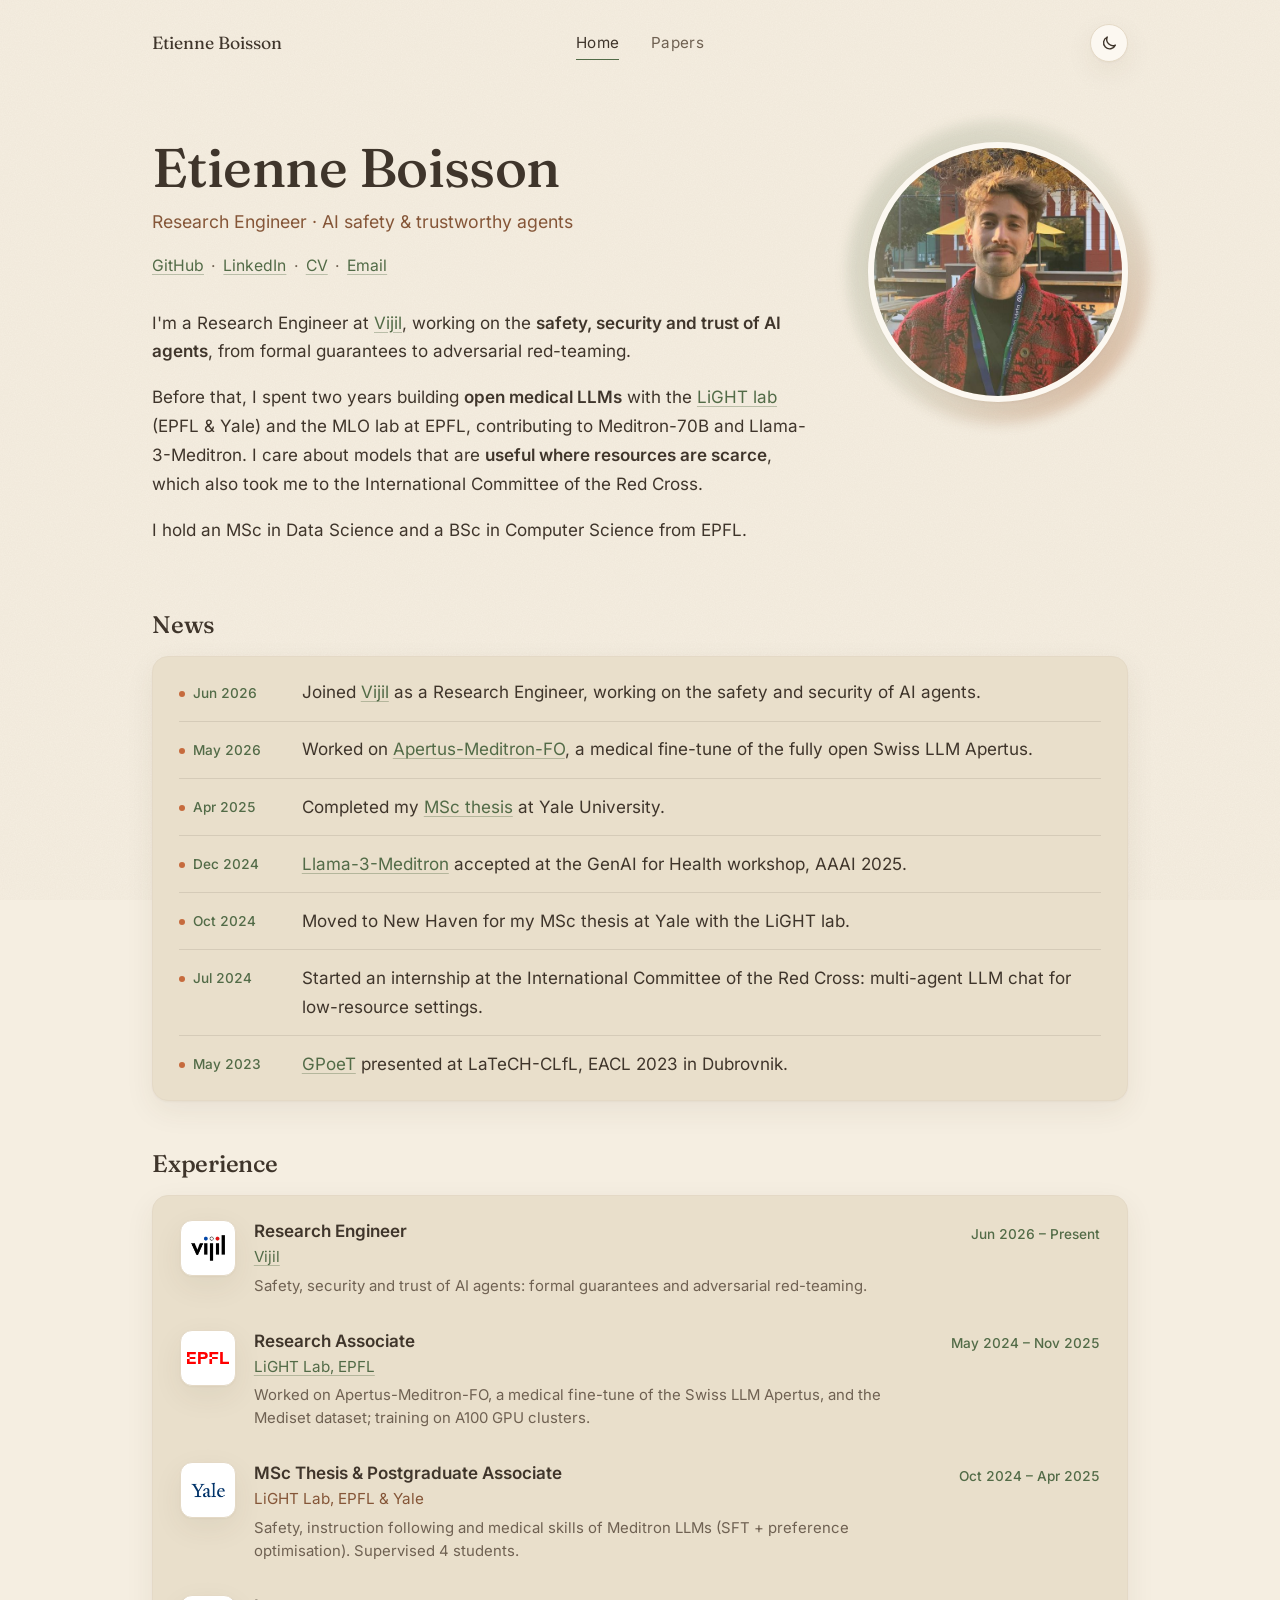
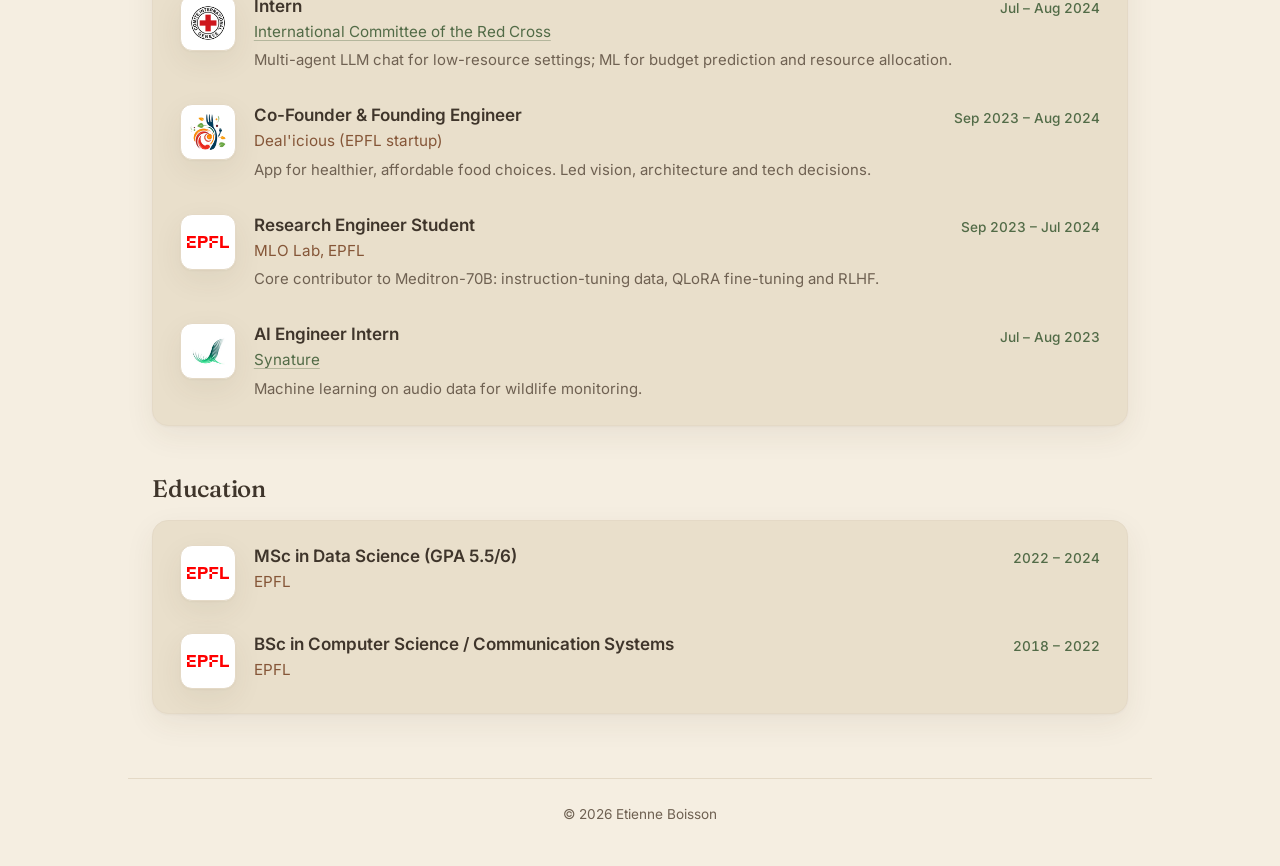
<file: index.html>
<!DOCTYPE html><html lang="en" data-astro-cid-hkbrpulz><head><meta charset="utf-8"><meta name="viewport" content="width=device-width, initial-scale=1"><meta name="description" content="Research Engineer · AI safety &amp; trustworthy agents"><link rel="canonical" href="https://etienneboisson.com/"><!-- Link preview card --><meta property="og:type" content="website"><meta property="og:site_name" content="Etienne Boisson"><meta property="og:title" content="Etienne Boisson"><meta property="og:description" content="Research Engineer · AI safety &amp; trustworthy agents"><meta property="og:url" content="https://etienneboisson.com/"><meta property="og:image" content="https://etienneboisson.com/photo.jpg"><meta property="og:image:alt" content="Photo of Etienne Boisson"><meta name="twitter:card" content="summary"><link rel="icon" href="/favicon.svg" type="image/svg+xml"><title>Etienne Boisson</title><!-- Apply the saved/system theme before the first paint (same rule as src/lib/theme.ts). --><script>
      (function () {
        let saved = null;
        try {
          saved = localStorage.getItem('theme');
        } catch {
          // storage blocked: fall back to the system setting
        }
        const dark = window.matchMedia('(prefers-color-scheme: dark)').matches;
        document.documentElement.dataset.theme =
          saved === 'light' || saved === 'dark' ? saved : dark ? 'dark' : 'light';
      })();
    </script><link rel="stylesheet" href="/_astro/Base._p3SYDHC.css"><link rel="stylesheet" href="/_astro/index.C-EbOprC.css"></head><body data-astro-cid-hkbrpulz><header class="site-header container" data-astro-cid-hkbrpulz><a class="brand" href="/" data-astro-cid-hkbrpulz>Etienne Boisson</a><nav aria-label="Main" data-astro-cid-hkbrpulz><a href="/" class="active" data-astro-cid-hkbrpulz>Home</a><a href="/papers/" data-astro-cid-hkbrpulz>Papers</a></nav><div class="actions" data-astro-cid-hkbrpulz><button class="theme-toggle" type="button" aria-label="Switch between light and dark theme" data-astro-cid-l6lhmie6><svg class="icon-moon" viewBox="0 0 24 24" aria-hidden="true" data-astro-cid-l6lhmie6><path d="M20 14.5A8 8 0 0 1 9.5 4a8 8 0 1 0 10.5 10.5z" data-astro-cid-l6lhmie6></path></svg><svg class="icon-sun" viewBox="0 0 24 24" aria-hidden="true" data-astro-cid-l6lhmie6><circle cx="12" cy="12" r="4" data-astro-cid-l6lhmie6></circle><path d="M12 2v2M12 20v2M4.9 4.9l1.4 1.4M17.7 17.7l1.4 1.4M2 12h2M20 12h2M4.9 19.1l1.4-1.4M17.7 6.3l1.4-1.4" data-astro-cid-l6lhmie6></path></svg></button><script type="module">function e(e,t){return e===`light`||e===`dark`?e:t?`dark`:`light`}function t(e){return e===`dark`?`light`:`dark`}var n=document.documentElement,r=()=>e(n.dataset.theme,window.matchMedia(`(prefers-color-scheme: dark)`).matches);for(let e of document.querySelectorAll(`.theme-toggle`))e.addEventListener(`click`,()=>{let e=t(r());n.dataset.theme=e;try{localStorage.setItem(`theme`,e)}catch{}});</script></div></header><main class="container" data-astro-cid-hkbrpulz><section class="intro" data-astro-cid-lcdefpme><div class="intro-text" data-astro-cid-lcdefpme><h1 data-astro-cid-lcdefpme>Etienne Boisson</h1><p class="role" data-astro-cid-lcdefpme>Research Engineer · AI safety &amp; trustworthy agents</p><p class="links" data-astro-cid-lcdefpme><a href="https://github.com/ETKZ" data-astro-cid-lcdefpme>GitHub</a><span class="sep" aria-hidden="true" data-astro-cid-lcdefpme>·</span><a href="https://www.linkedin.com/in/etienne-boisson/" data-astro-cid-lcdefpme>LinkedIn</a><span class="sep" aria-hidden="true" data-astro-cid-lcdefpme>·</span><a href="/cv.pdf" data-astro-cid-lcdefpme>CV</a><span class="sep" aria-hidden="true" data-astro-cid-lcdefpme>·</span><a href="#" class="email-link" data-u="ssiob.enneite" data-d="rf.oohay" title="etienne.boiss [at] yahoo [dot] fr">Email</a><noscript><span class="muted">(etienne.boiss [at] yahoo [dot] fr)</span></noscript><script type="module">var e=e=>[...e].reverse().join(``);for(let t of document.querySelectorAll(`.email-link`))t.addEventListener(`click`,n=>{n.preventDefault(),window.location.href=`mailto:${e(t.dataset.u??``)}@${e(t.dataset.d??``)}`});</script></p><div class="bio" data-astro-cid-lcdefpme><p data-astro-cid-lcdefpme>I'm a Research Engineer at <a href="https://www.vijil.ai/">Vijil</a>, working on the
     <strong>safety, security and trust of AI agents</strong>, from formal guarantees to
     adversarial red-teaming.</p><p data-astro-cid-lcdefpme>Before that, I spent two years building <strong>open medical LLMs</strong> with the
     <a href="https://www.light-laboratory.org/">LiGHT lab</a> (EPFL &amp; Yale) and the MLO lab at
     EPFL, contributing to Meditron-70B and Llama-3-Meditron. I care about models that are <strong>useful where resources are scarce</strong>,
     which also took me to the International Committee of the Red Cross.</p><p data-astro-cid-lcdefpme>I hold an MSc in Data Science and a BSc in Computer Science from EPFL.</p></div></div><div class="portrait" data-astro-cid-lcdefpme><img src="/photo.jpg" alt="Portrait of Etienne Boisson" width="260" height="260" data-astro-cid-lcdefpme></div></section><h2 class="section-title" data-astro-cid-lcdefpme>News</h2><ul class="news card" data-astro-cid-lcdefpme><li data-astro-cid-lcdefpme><time class="when" datetime="2026-06" data-astro-cid-lcdefpme>Jun 2026</time><span data-astro-cid-lcdefpme>Joined <a href="https://www.vijil.ai/">Vijil</a> as a Research Engineer, working on the safety and security of AI agents.</span></li><li data-astro-cid-lcdefpme><time class="when" datetime="2026-05" data-astro-cid-lcdefpme>May 2026</time><span data-astro-cid-lcdefpme>Worked on <a href="https://huggingface.co/EPFLiGHT/Apertus-70B-MeditronFO">Apertus-Meditron-FO</a>, a medical fine-tune of the fully open Swiss LLM Apertus.</span></li><li data-astro-cid-lcdefpme><time class="when" datetime="2025-04" data-astro-cid-lcdefpme>Apr 2025</time><span data-astro-cid-lcdefpme>Completed my <a href="/papers/">MSc thesis</a> at Yale University.</span></li><li data-astro-cid-lcdefpme><time class="when" datetime="2024-12" data-astro-cid-lcdefpme>Dec 2024</time><span data-astro-cid-lcdefpme><a href="https://openreview.net/forum?id=ZcD35zKujO">Llama-3-Meditron</a> accepted at the GenAI for Health workshop, AAAI 2025.</span></li><li data-astro-cid-lcdefpme><time class="when" datetime="2024-10" data-astro-cid-lcdefpme>Oct 2024</time><span data-astro-cid-lcdefpme>Moved to New Haven for my MSc thesis at Yale with the LiGHT lab.</span></li><li data-astro-cid-lcdefpme><time class="when" datetime="2024-07" data-astro-cid-lcdefpme>Jul 2024</time><span data-astro-cid-lcdefpme>Started an internship at the International Committee of the Red Cross: multi-agent LLM chat for low-resource settings.</span></li><li data-astro-cid-lcdefpme><time class="when" datetime="2023-05" data-astro-cid-lcdefpme>May 2023</time><span data-astro-cid-lcdefpme><a href="https://aclanthology.org/2023.latechclfl-1.2/">GPoeT</a> presented at LaTeCH-CLfL, EACL 2023 in Dubrovnik.</span></li></ul><h2 class="section-title" data-astro-cid-lcdefpme>Experience</h2><ul class="entries card" data-astro-cid-lcdefpme><li class="entry" data-astro-cid-63zagaqi><img class="logo" src="/logos/vijil.png" alt="Vijil logo" width="56" height="56" loading="lazy" data-astro-cid-63zagaqi><div class="text" data-astro-cid-63zagaqi><p class="title" data-astro-cid-63zagaqi>Research Engineer</p><p class="org" data-astro-cid-63zagaqi><a href="https://www.vijil.ai/" data-astro-cid-63zagaqi>Vijil</a></p><p class="summary" data-astro-cid-63zagaqi>Safety, security and trust of AI agents: formal guarantees and adversarial red-teaming.</p></div><p class="when" data-astro-cid-63zagaqi>Jun 2026 – Present</p></li><li class="entry" data-astro-cid-63zagaqi><img class="logo" src="/logos/epfl.svg" alt="LiGHT Lab, EPFL logo" width="56" height="56" loading="lazy" data-astro-cid-63zagaqi><div class="text" data-astro-cid-63zagaqi><p class="title" data-astro-cid-63zagaqi>Research Associate</p><p class="org" data-astro-cid-63zagaqi><a href="https://www.light-laboratory.org/" data-astro-cid-63zagaqi>LiGHT Lab, EPFL</a></p><p class="summary" data-astro-cid-63zagaqi>Worked on Apertus-Meditron-FO, a medical fine-tune of the Swiss LLM Apertus, and the Mediset dataset; training on A100 GPU clusters.</p></div><p class="when" data-astro-cid-63zagaqi>May 2024 – Nov 2025</p></li><li class="entry" data-astro-cid-63zagaqi><img class="logo" src="/logos/yale.png" alt="LiGHT Lab, EPFL &amp; Yale logo" width="56" height="56" loading="lazy" data-astro-cid-63zagaqi><div class="text" data-astro-cid-63zagaqi><p class="title" data-astro-cid-63zagaqi>MSc Thesis &amp; Postgraduate Associate</p><p class="org" data-astro-cid-63zagaqi>LiGHT Lab, EPFL &amp; Yale</p><p class="summary" data-astro-cid-63zagaqi>Safety, instruction following and medical skills of Meditron LLMs (SFT + preference optimisation). Supervised 4 students.</p></div><p class="when" data-astro-cid-63zagaqi>Oct 2024 – Apr 2025</p></li><li class="entry" data-astro-cid-63zagaqi><img class="logo" src="/logos/icrc.png" alt="International Committee of the Red Cross logo" width="56" height="56" loading="lazy" data-astro-cid-63zagaqi><div class="text" data-astro-cid-63zagaqi><p class="title" data-astro-cid-63zagaqi>Intern</p><p class="org" data-astro-cid-63zagaqi><a href="https://www.icrc.org/" data-astro-cid-63zagaqi>International Committee of the Red Cross</a></p><p class="summary" data-astro-cid-63zagaqi>Multi-agent LLM chat for low-resource settings; ML for budget prediction and resource allocation.</p></div><p class="when" data-astro-cid-63zagaqi>Jul – Aug 2024</p></li><li class="entry" data-astro-cid-63zagaqi><img class="logo" src="/logos/dealicious.png" alt="Deal'icious (EPFL startup) logo" width="56" height="56" loading="lazy" data-astro-cid-63zagaqi><div class="text" data-astro-cid-63zagaqi><p class="title" data-astro-cid-63zagaqi>Co-Founder &amp; Founding Engineer</p><p class="org" data-astro-cid-63zagaqi>Deal&#39;icious (EPFL startup)</p><p class="summary" data-astro-cid-63zagaqi>App for healthier, affordable food choices. Led vision, architecture and tech decisions.</p></div><p class="when" data-astro-cid-63zagaqi>Sep 2023 – Aug 2024</p></li><li class="entry" data-astro-cid-63zagaqi><img class="logo" src="/logos/epfl.svg" alt="MLO Lab, EPFL logo" width="56" height="56" loading="lazy" data-astro-cid-63zagaqi><div class="text" data-astro-cid-63zagaqi><p class="title" data-astro-cid-63zagaqi>Research Engineer Student</p><p class="org" data-astro-cid-63zagaqi>MLO Lab, EPFL</p><p class="summary" data-astro-cid-63zagaqi>Core contributor to Meditron-70B: instruction-tuning data, QLoRA fine-tuning and RLHF.</p></div><p class="when" data-astro-cid-63zagaqi>Sep 2023 – Jul 2024</p></li><li class="entry" data-astro-cid-63zagaqi><img class="logo" src="/logos/synature.png" alt="Synature logo" width="56" height="56" loading="lazy" data-astro-cid-63zagaqi><div class="text" data-astro-cid-63zagaqi><p class="title" data-astro-cid-63zagaqi>AI Engineer Intern</p><p class="org" data-astro-cid-63zagaqi><a href="https://synature.ai/" data-astro-cid-63zagaqi>Synature</a></p><p class="summary" data-astro-cid-63zagaqi>Machine learning on audio data for wildlife monitoring.</p></div><p class="when" data-astro-cid-63zagaqi>Jul – Aug 2023</p></li></ul><h2 class="section-title" data-astro-cid-lcdefpme>Education</h2><ul class="entries card" data-astro-cid-lcdefpme><li class="entry" data-astro-cid-63zagaqi><img class="logo" src="/logos/epfl.svg" alt="EPFL logo" width="56" height="56" loading="lazy" data-astro-cid-63zagaqi><div class="text" data-astro-cid-63zagaqi><p class="title" data-astro-cid-63zagaqi>MSc in Data Science (GPA 5.5/6)</p><p class="org" data-astro-cid-63zagaqi>EPFL</p></div><p class="when" data-astro-cid-63zagaqi>2022 – 2024</p></li><li class="entry" data-astro-cid-63zagaqi><img class="logo" src="/logos/epfl.svg" alt="EPFL logo" width="56" height="56" loading="lazy" data-astro-cid-63zagaqi><div class="text" data-astro-cid-63zagaqi><p class="title" data-astro-cid-63zagaqi>BSc in Computer Science / Communication Systems</p><p class="org" data-astro-cid-63zagaqi>EPFL</p></div><p class="when" data-astro-cid-63zagaqi>2018 – 2022</p></li></ul></main><footer class="container site-footer muted" data-astro-cid-hkbrpulz>© 2026 Etienne Boisson</footer></body></html>
</file>
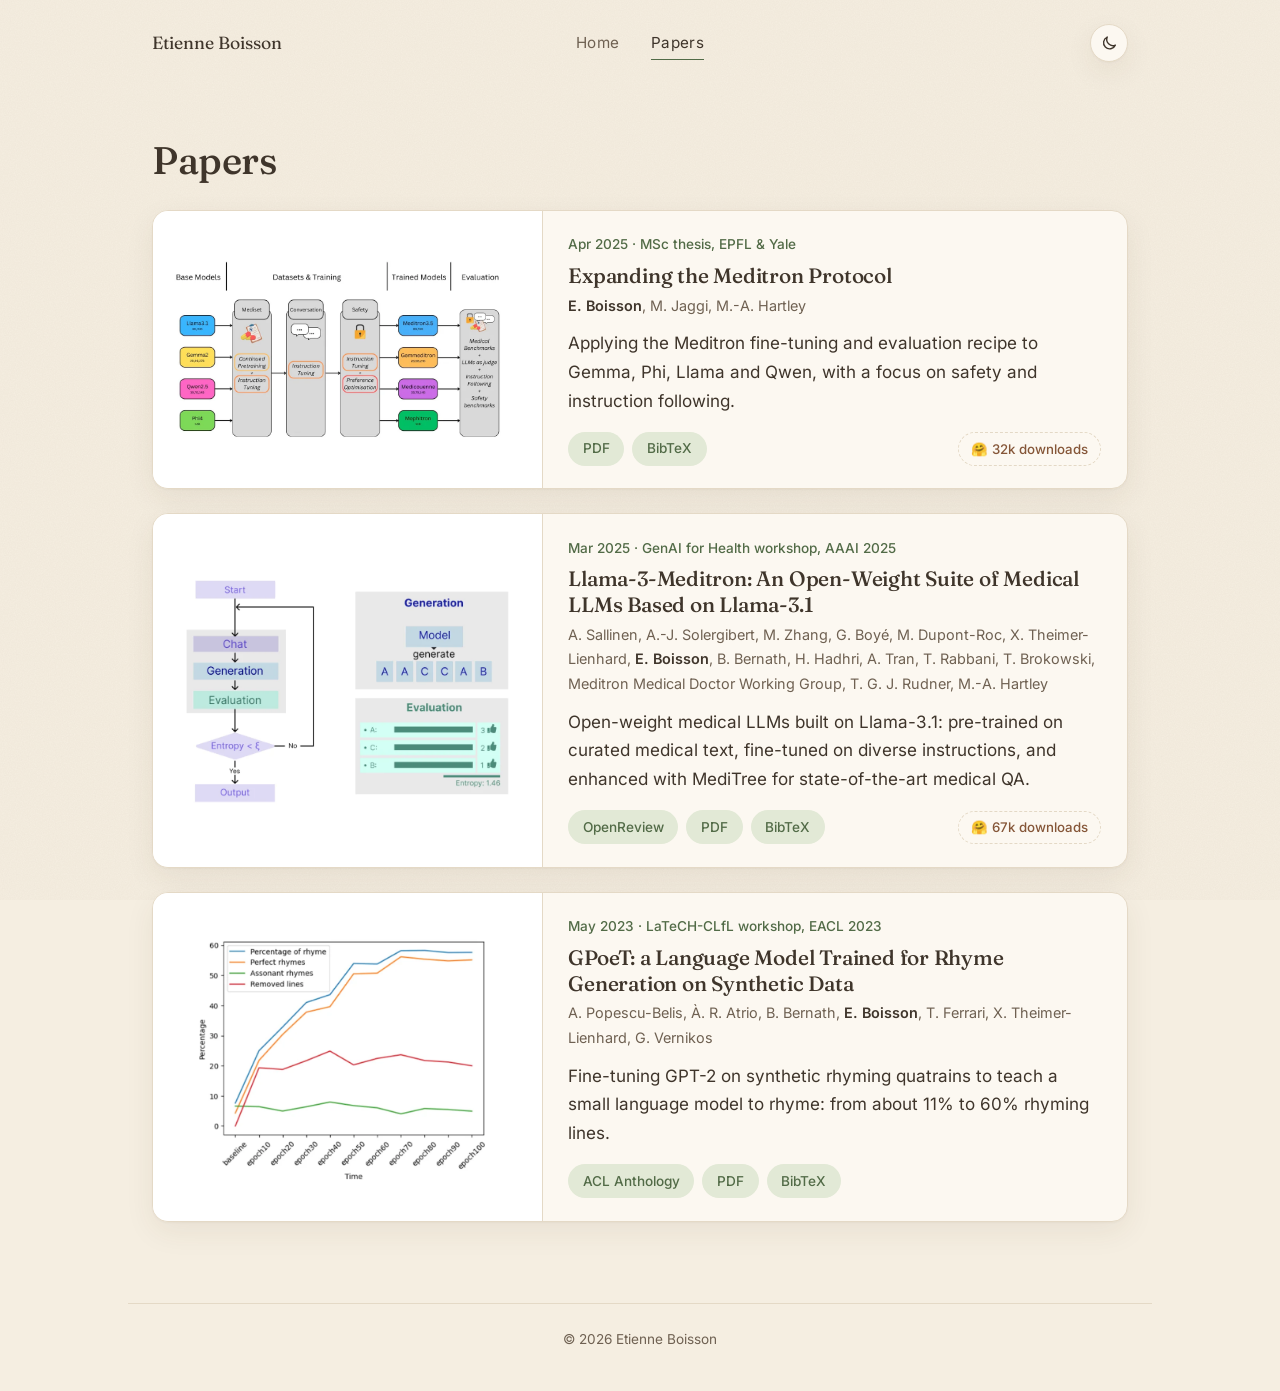
<file: papers/index.html>
<!DOCTYPE html><html lang="en" data-astro-cid-hkbrpulz><head><meta charset="utf-8"><meta name="viewport" content="width=device-width, initial-scale=1"><meta name="description" content="Research Engineer · AI safety &amp; trustworthy agents"><link rel="canonical" href="https://etienneboisson.com/papers/"><!-- Link preview card --><meta property="og:type" content="website"><meta property="og:site_name" content="Etienne Boisson"><meta property="og:title" content="Papers · Etienne Boisson"><meta property="og:description" content="Research Engineer · AI safety &amp; trustworthy agents"><meta property="og:url" content="https://etienneboisson.com/papers/"><meta property="og:image" content="https://etienneboisson.com/photo.jpg"><meta property="og:image:alt" content="Photo of Etienne Boisson"><meta name="twitter:card" content="summary"><link rel="icon" href="/favicon.svg" type="image/svg+xml"><title>Papers · Etienne Boisson</title><!-- Apply the saved/system theme before the first paint (same rule as src/lib/theme.ts). --><script>
      (function () {
        let saved = null;
        try {
          saved = localStorage.getItem('theme');
        } catch {
          // storage blocked: fall back to the system setting
        }
        const dark = window.matchMedia('(prefers-color-scheme: dark)').matches;
        document.documentElement.dataset.theme =
          saved === 'light' || saved === 'dark' ? saved : dark ? 'dark' : 'light';
      })();
    </script><link rel="stylesheet" href="/_astro/Base._p3SYDHC.css"><style>h1[data-astro-cid-5xldjhwd]{font-size:2.4rem}.papers[data-astro-cid-5xldjhwd]{gap:1.5rem;padding:0;list-style:none;display:grid}.paper[data-astro-cid-5xldjhwd]{grid-template-columns:minmax(0,2fr) minmax(0,3fr);transition:transform .2s,box-shadow .2s;display:grid;overflow:hidden}.paper[data-astro-cid-5xldjhwd]:hover{box-shadow:var(--shadow), 0 0 0 1px var(--accent-soft);transform:translateY(-3px)}.figure[data-astro-cid-5xldjhwd]{background:var(--figure-bg);border-right:1px solid var(--border);place-items:center;padding:1rem;display:grid}.figure[data-astro-cid-5xldjhwd] img[data-astro-cid-5xldjhwd]{object-fit:contain;width:100%;max-height:260px;transition:transform .3s}.paper[data-astro-cid-5xldjhwd]:hover .figure[data-astro-cid-5xldjhwd] img[data-astro-cid-5xldjhwd]{transform:scale(1.03)}.body[data-astro-cid-5xldjhwd]{min-width:0;padding:1.4rem 1.6rem}.venue[data-astro-cid-5xldjhwd]{color:var(--accent);margin:0 0 .4rem;font-size:.85rem;font-weight:500}h2[data-astro-cid-5xldjhwd]{margin:0 0 .3rem;font-size:1.3rem}h2[data-astro-cid-5xldjhwd] a[data-astro-cid-5xldjhwd]{color:var(--text);text-decoration:none}h2[data-astro-cid-5xldjhwd] a[data-astro-cid-5xldjhwd]:hover{color:var(--brown)}.authors[data-astro-cid-5xldjhwd]{margin:0;font-size:.9rem}.authors[data-astro-cid-5xldjhwd] strong{color:var(--text);font-weight:600}.summary[data-astro-cid-5xldjhwd]{margin:.7rem 0 1rem}.actions[data-astro-cid-5xldjhwd]{flex-wrap:wrap;align-items:center;gap:.5rem;display:flex}.pill[data-astro-cid-5xldjhwd]{background:var(--accent-soft);color:var(--accent);font:inherit;cursor:pointer;border:1px solid #0000;border-radius:999px;padding:.28rem .85rem;font-size:.85rem;font-weight:500;text-decoration:none;transition:background .15s,color .15s}.pill[data-astro-cid-5xldjhwd]:hover,.pill[data-astro-cid-5xldjhwd][aria-expanded=true]{background:var(--accent);color:var(--surface)}.downloads[data-astro-cid-5xldjhwd]{border:1px dashed var(--border);color:var(--brown);white-space:nowrap;border-radius:999px;margin-left:auto;padding:.28rem .75rem;font-size:.83rem;font-weight:500;text-decoration:none}.downloads[data-astro-cid-5xldjhwd]:hover{border-color:var(--brown)}.bib[data-astro-cid-5xldjhwd]{margin-top:1rem;position:relative}.bib[data-astro-cid-5xldjhwd] pre[data-astro-cid-5xldjhwd]{background:var(--panel);border:1px solid var(--border);border-radius:10px;margin:0;padding:1rem 5rem 1rem 1.1rem;font-size:.78rem;line-height:1.5;overflow-x:auto}.copy[data-astro-cid-5xldjhwd]{border:1px solid var(--border);background:var(--surface);color:var(--text);font:inherit;cursor:pointer;border-radius:8px;padding:.2rem .7rem;font-size:.8rem;position:absolute;top:.6rem;right:.6rem}.copy[data-astro-cid-5xldjhwd]:hover{color:var(--accent);border-color:var(--accent)}@media (width<=760px){.paper[data-astro-cid-5xldjhwd]{grid-template-columns:1fr}.figure[data-astro-cid-5xldjhwd]{border-right:none;border-bottom:1px solid var(--border)}.figure[data-astro-cid-5xldjhwd] img[data-astro-cid-5xldjhwd]{max-height:220px}.downloads[data-astro-cid-5xldjhwd]{margin-left:0}}
</style></head><body data-astro-cid-hkbrpulz><header class="site-header container" data-astro-cid-hkbrpulz><a class="brand" href="/" data-astro-cid-hkbrpulz>Etienne Boisson</a><nav aria-label="Main" data-astro-cid-hkbrpulz><a href="/" data-astro-cid-hkbrpulz>Home</a><a href="/papers/" class="active" data-astro-cid-hkbrpulz>Papers</a></nav><div class="actions" data-astro-cid-hkbrpulz><button class="theme-toggle" type="button" aria-label="Switch between light and dark theme" data-astro-cid-l6lhmie6><svg class="icon-moon" viewBox="0 0 24 24" aria-hidden="true" data-astro-cid-l6lhmie6><path d="M20 14.5A8 8 0 0 1 9.5 4a8 8 0 1 0 10.5 10.5z" data-astro-cid-l6lhmie6></path></svg><svg class="icon-sun" viewBox="0 0 24 24" aria-hidden="true" data-astro-cid-l6lhmie6><circle cx="12" cy="12" r="4" data-astro-cid-l6lhmie6></circle><path d="M12 2v2M12 20v2M4.9 4.9l1.4 1.4M17.7 17.7l1.4 1.4M2 12h2M20 12h2M4.9 19.1l1.4-1.4M17.7 6.3l1.4-1.4" data-astro-cid-l6lhmie6></path></svg></button><script type="module">function e(e,t){return e===`light`||e===`dark`?e:t?`dark`:`light`}function t(e){return e===`dark`?`light`:`dark`}var n=document.documentElement,r=()=>e(n.dataset.theme,window.matchMedia(`(prefers-color-scheme: dark)`).matches);for(let e of document.querySelectorAll(`.theme-toggle`))e.addEventListener(`click`,()=>{let e=t(r());n.dataset.theme=e;try{localStorage.setItem(`theme`,e)}catch{}});</script></div></header><main class="container" data-astro-cid-hkbrpulz><h1 data-astro-cid-5xldjhwd>Papers</h1><ul class="papers" data-astro-cid-5xldjhwd><li class="paper card" data-astro-cid-5xldjhwd><a class="figure" href="/papers/boisson-2025-msc-thesis.pdf" tabindex="-1" aria-hidden="true" data-astro-cid-5xldjhwd><img src="/images/meditron-protocol.webp" alt="Pipeline: base models (Llama 3.1, Gemma 2, Qwen 2.5, Phi-4) trained on Mediset, conversation and safety data, then evaluated." loading="lazy" data-astro-cid-5xldjhwd></a><div class="body" data-astro-cid-5xldjhwd><p class="venue" data-astro-cid-5xldjhwd><time datetime="2025-04" data-astro-cid-5xldjhwd>Apr 2025</time> · MSc thesis, EPFL &amp; Yale</p><h2 data-astro-cid-5xldjhwd><a href="/papers/boisson-2025-msc-thesis.pdf" data-astro-cid-5xldjhwd>Expanding the Meditron Protocol</a></h2><p class="authors muted" data-astro-cid-5xldjhwd><strong>E. Boisson</strong>, M. Jaggi, M.-A. Hartley</p><p class="summary" data-astro-cid-5xldjhwd>Applying the Meditron fine-tuning and evaluation recipe to Gemma, Phi, Llama and Qwen, with a focus on safety and instruction following.</p><div class="actions" data-astro-cid-5xldjhwd><a class="pill" href="/papers/boisson-2025-msc-thesis.pdf" data-astro-cid-5xldjhwd>PDF</a><button class="pill" type="button" aria-expanded="false" aria-controls="bib-0" data-bib-toggle data-astro-cid-5xldjhwd>BibTeX</button><a class="downloads" href="https://huggingface.co/collections/EPFLiGHT/meditron-3-69f9d103ec5ed6005a3227a6" title="All-time downloads on Hugging Face (as of 2026-11-03)" data-astro-cid-5xldjhwd><span aria-hidden="true" data-astro-cid-5xldjhwd>🤗</span> 32k downloads</a></div><div class="bib" id="bib-0" hidden data-astro-cid-5xldjhwd><pre data-astro-cid-5xldjhwd>@mastersthesis{boisson2025meditron,
  author = {Boisson, Etienne},
  title  = {Expanding the Meditron Protocol},
  school = {EPFL and Yale University},
  year   = {2025},
  month  = apr,
  url    = {https://etienneboisson.com/papers/boisson-2025-msc-thesis.pdf}
}</pre><button class="copy" type="button" data-bib-copy data-astro-cid-5xldjhwd>Copy</button></div></div></li><li class="paper card" data-astro-cid-5xldjhwd><a class="figure" href="https://openreview.net/forum?id=ZcD35zKujO" tabindex="-1" aria-hidden="true" data-astro-cid-5xldjhwd><img src="/images/llama3-meditron.webp" alt="MediTree: the model generates several answers, scores them, and repeats until the answer entropy is low." loading="lazy" data-astro-cid-5xldjhwd></a><div class="body" data-astro-cid-5xldjhwd><p class="venue" data-astro-cid-5xldjhwd><time datetime="2025-03" data-astro-cid-5xldjhwd>Mar 2025</time> · GenAI for Health workshop, AAAI 2025</p><h2 data-astro-cid-5xldjhwd><a href="https://openreview.net/forum?id=ZcD35zKujO" data-astro-cid-5xldjhwd>Llama-3-Meditron: An Open-Weight Suite of Medical LLMs Based on Llama-3.1</a></h2><p class="authors muted" data-astro-cid-5xldjhwd>A. Sallinen, A.-J. Solergibert, M. Zhang, G. Boyé, M. Dupont-Roc, X. Theimer-Lienhard, <strong>E. Boisson</strong>, B. Bernath, H. Hadhri, A. Tran, T. Rabbani, T. Brokowski, Meditron Medical Doctor Working Group, T. G. J. Rudner, M.-A. Hartley</p><p class="summary" data-astro-cid-5xldjhwd>Open-weight medical LLMs built on Llama-3.1: pre-trained on curated medical text, fine-tuned on diverse instructions, and enhanced with MediTree for state-of-the-art medical QA.</p><div class="actions" data-astro-cid-5xldjhwd><a class="pill" href="https://openreview.net/forum?id=ZcD35zKujO" data-astro-cid-5xldjhwd>OpenReview</a><a class="pill" href="https://openreview.net/pdf?id=ZcD35zKujO" data-astro-cid-5xldjhwd>PDF</a><button class="pill" type="button" aria-expanded="false" aria-controls="bib-1" data-bib-toggle data-astro-cid-5xldjhwd>BibTeX</button><a class="downloads" href="https://huggingface.co/collections/EPFLiGHT/meditron-3-69f9d103ec5ed6005a3227a6" title="All-time downloads on Hugging Face (as of 2026-11-03)" data-astro-cid-5xldjhwd><span aria-hidden="true" data-astro-cid-5xldjhwd>🤗</span> 67k downloads</a></div><div class="bib" id="bib-1" hidden data-astro-cid-5xldjhwd><pre data-astro-cid-5xldjhwd>@inproceedings{sallinen2025llamameditron,
  title     = {Llama-3-Meditron: An Open-Weight Suite of Medical {LLM}s Based on Llama-3.1},
  author    = {Alexandre Sallinen and Antoni-Joan Solergibert and Michael Zhang and
               Guillaume Boy{\&#39;e} and Maud Dupont-Roc and Xavier Theimer-Lienhard and
               Etienne Boisson and Bastien Bernath and Hichem Hadhri and Antoine Tran and
               Tahseen Rabbani and Trevor Brokowski and Meditron Medical Doctor Working Group and
               Tim G. J. Rudner and Mary-Anne Hartley},
  booktitle = {Workshop on Large Language Models and Generative AI for Health at AAAI 2025},
  year      = {2025},
  url       = {https://openreview.net/forum?id=ZcD35zKujO}
}</pre><button class="copy" type="button" data-bib-copy data-astro-cid-5xldjhwd>Copy</button></div></div></li><li class="paper card" data-astro-cid-5xldjhwd><a class="figure" href="https://aclanthology.org/2023.latechclfl-1.2/" tabindex="-1" aria-hidden="true" data-astro-cid-5xldjhwd><img src="/images/gpoet.webp" alt="Plot: percentage of rhyming lines rising from under 10% to nearly 60% over training epochs." loading="lazy" data-astro-cid-5xldjhwd></a><div class="body" data-astro-cid-5xldjhwd><p class="venue" data-astro-cid-5xldjhwd><time datetime="2023-05" data-astro-cid-5xldjhwd>May 2023</time> · LaTeCH-CLfL workshop, EACL 2023</p><h2 data-astro-cid-5xldjhwd><a href="https://aclanthology.org/2023.latechclfl-1.2/" data-astro-cid-5xldjhwd>GPoeT: a Language Model Trained for Rhyme Generation on Synthetic Data</a></h2><p class="authors muted" data-astro-cid-5xldjhwd>A. Popescu-Belis, À. R. Atrio, B. Bernath, <strong>E. Boisson</strong>, T. Ferrari, X. Theimer-Lienhard, G. Vernikos</p><p class="summary" data-astro-cid-5xldjhwd>Fine-tuning GPT-2 on synthetic rhyming quatrains to teach a small language model to rhyme: from about 11% to 60% rhyming lines.</p><div class="actions" data-astro-cid-5xldjhwd><a class="pill" href="https://aclanthology.org/2023.latechclfl-1.2/" data-astro-cid-5xldjhwd>ACL Anthology</a><a class="pill" href="https://aclanthology.org/2023.latechclfl-1.2.pdf" data-astro-cid-5xldjhwd>PDF</a><button class="pill" type="button" aria-expanded="false" aria-controls="bib-2" data-bib-toggle data-astro-cid-5xldjhwd>BibTeX</button></div><div class="bib" id="bib-2" hidden data-astro-cid-5xldjhwd><pre data-astro-cid-5xldjhwd>@inproceedings{popescu-belis-etal-2023-gpoet,
  title     = &quot;{GP}oe{T}: a Language Model Trained for Rhyme Generation on Synthetic Data&quot;,
  author    = &quot;Popescu-Belis, Andrei and Atrio, {\`A}lex R. and Bernath, Bastien and
               Boisson, Etienne and Ferrari, Teo and Theimer-Lienhard, Xavier and
               Vernikos, Giorgos&quot;,
  booktitle = &quot;Proceedings of the 7th Joint {SIGHUM} Workshop on Computational Linguistics
               for Cultural Heritage, Social Sciences, Humanities and Literature&quot;,
  month     = may,
  year      = &quot;2023&quot;,
  address   = &quot;Dubrovnik, Croatia&quot;,
  publisher = &quot;Association for Computational Linguistics&quot;,
  url       = &quot;https://aclanthology.org/2023.latechclfl-1.2/&quot;,
  doi       = &quot;10.18653/v1/2023.latechclfl-1.2&quot;,
  pages     = &quot;10--20&quot;
}</pre><button class="copy" type="button" data-bib-copy data-astro-cid-5xldjhwd>Copy</button></div></div></li></ul></main><footer class="container site-footer muted" data-astro-cid-hkbrpulz>© 2026 Etienne Boisson</footer></body></html><script type="module">for(let e of document.querySelectorAll(`[data-bib-toggle]`))e.addEventListener(`click`,()=>{let t=document.getElementById(e.getAttribute(`aria-controls`)??``);t&&(t.hidden=!t.hidden,e.setAttribute(`aria-expanded`,String(!t.hidden)))});async function e(e){try{if(window.isSecureContext&&navigator.clipboard)return await navigator.clipboard.writeText(e),!0}catch{}let t=document.createElement(`textarea`);t.value=e,t.style.position=`fixed`,t.style.opacity=`0`,document.body.append(t),t.select();let n=document.execCommand(`copy`);return t.remove(),n}for(let t of document.querySelectorAll(`[data-bib-copy]`))t.addEventListener(`click`,async()=>{let n=t.parentElement?.querySelector(`pre`)?.textContent??``;t.textContent=await e(n)?`Copied ✓`:`Select & copy`,setTimeout(()=>t.textContent=`Copy`,1800)});</script>
</file>
<file: _astro/Base._p3SYDHC.css>
@font-face{font-family:Fraunces Variable;font-style:normal;font-display:swap;font-weight:100 900;src:url(/_astro/fraunces-vietnamese-wght-normal.CnvboYUG.woff2)format("woff2-variations");unicode-range:U+102-103,U+110-111,U+128-129,U+168-169,U+1A0-1A1,U+1AF-1B0,U+300-301,U+303-304,U+308-309,U+323,U+329,U+1EA0-1EF9,U+20AB}@font-face{font-family:Fraunces Variable;font-style:normal;font-display:swap;font-weight:100 900;src:url(/_astro/fraunces-latin-ext-wght-normal.Ca2vKHc0.woff2)format("woff2-variations");unicode-range:U+100-2BA,U+2BD-2C5,U+2C7-2CC,U+2CE-2D7,U+2DD-2FF,U+304,U+308,U+329,U+1D00-1DBF,U+1E00-1E9F,U+1EF2-1EFF,U+2020,U+20A0-20AB,U+20AD-20C0,U+2113,U+2C60-2C7F,U+A720-A7FF}@font-face{font-family:Fraunces Variable;font-style:normal;font-display:swap;font-weight:100 900;src:url(/_astro/fraunces-latin-wght-normal.ukD16Tqj.woff2)format("woff2-variations");unicode-range:U+??,U+131,U+152-153,U+2BB-2BC,U+2C6,U+2DA,U+2DC,U+304,U+308,U+329,U+2000-206F,U+20AC,U+2122,U+2191,U+2193,U+2212,U+2215,U+FEFF,U+FFFD}@font-face{font-family:Inter Variable;font-style:normal;font-display:swap;font-weight:100 900;src:url(/_astro/inter-cyrillic-ext-wght-normal.BOeWTOD4.woff2)format("woff2-variations");unicode-range:U+460-52F,U+1C80-1C8A,U+20B4,U+2DE0-2DFF,U+A640-A69F,U+FE2E-FE2F}@font-face{font-family:Inter Variable;font-style:normal;font-display:swap;font-weight:100 900;src:url(/_astro/inter-cyrillic-wght-normal.DqGufNeO.woff2)format("woff2-variations");unicode-range:U+301,U+400-45F,U+490-491,U+4B0-4B1,U+2116}@font-face{font-family:Inter Variable;font-style:normal;font-display:swap;font-weight:100 900;src:url(/_astro/inter-greek-ext-wght-normal.DlzME5K_.woff2)format("woff2-variations");unicode-range:U+1F??}@font-face{font-family:Inter Variable;font-style:normal;font-display:swap;font-weight:100 900;src:url(/_astro/inter-greek-wght-normal.CkhJZR-_.woff2)format("woff2-variations");unicode-range:U+370-377,U+37A-37F,U+384-38A,U+38C,U+38E-3A1,U+3A3-3FF}@font-face{font-family:Inter Variable;font-style:normal;font-display:swap;font-weight:100 900;src:url(/_astro/inter-vietnamese-wght-normal.CBcvBZtf.woff2)format("woff2-variations");unicode-range:U+102-103,U+110-111,U+128-129,U+168-169,U+1A0-1A1,U+1AF-1B0,U+300-301,U+303-304,U+308-309,U+323,U+329,U+1EA0-1EF9,U+20AB}@font-face{font-family:Inter Variable;font-style:normal;font-display:swap;font-weight:100 900;src:url(/_astro/inter-latin-ext-wght-normal.DO1Apj_S.woff2)format("woff2-variations");unicode-range:U+100-2BA,U+2BD-2C5,U+2C7-2CC,U+2CE-2D7,U+2DD-2FF,U+304,U+308,U+329,U+1D00-1DBF,U+1E00-1E9F,U+1EF2-1EFF,U+2020,U+20A0-20AB,U+20AD-20C0,U+2113,U+2C60-2C7F,U+A720-A7FF}@font-face{font-family:Inter Variable;font-style:normal;font-display:swap;font-weight:100 900;src:url(/_astro/inter-latin-wght-normal.Dx4kXJAl.woff2)format("woff2-variations");unicode-range:U+??,U+131,U+152-153,U+2BB-2BC,U+2C6,U+2DA,U+2DC,U+304,U+308,U+329,U+2000-206F,U+20AC,U+2122,U+2191,U+2193,U+2212,U+2215,U+FEFF,U+FFFD}:root{--bg:#f5eee1;--surface:#fcf8f1;--panel:#e9dfcb;--text:#3f352b;--muted:#6f6152;--border:#e4d9c6;--accent:#526b47;--accent-soft:#e2e9d6;--brown:#855638;--terracotta:#c66b3d;--figure-bg:#fff;--grain-opacity:.05;--grain-filter:none;--shadow:0 1px 2px #46321e0a, 0 10px 30px #46321e12;--font-serif:"Fraunces Variable", Georgia, serif;--font-sans:"Inter Variable", system-ui, -apple-system, sans-serif;--radius:16px;--page:64rem;--measure:46rem;color-scheme:light}:root[data-theme=dark]{--bg:#30261f;--surface:#3a2f27;--panel:#42362c;--text:#f2e8d8;--muted:#c9b8a0;--border:#554538;--accent:#b8cfa3;--accent-soft:#3f4834;--brown:#e8b88e;--terracotta:#eb9a70;--figure-bg:#efe6d6;--grain-opacity:.045;--grain-filter:invert(1);--shadow:0 1px 2px #140a054d, 0 10px 30px #140a0547;color-scheme:dark}@media (prefers-color-scheme:dark){:root:not([data-theme]){--bg:#30261f;--surface:#3a2f27;--panel:#42362c;--text:#f2e8d8;--muted:#c9b8a0;--border:#554538;--accent:#b8cfa3;--accent-soft:#3f4834;--brown:#e8b88e;--terracotta:#eb9a70;--figure-bg:#efe6d6;--grain-opacity:.045;--grain-filter:invert(1);--shadow:0 1px 2px #140a054d, 0 10px 30px #140a0547;color-scheme:dark}}::selection{background:color-mix(in srgb, var(--terracotta) 30%, transparent)}*,:before,:after{box-sizing:border-box}html{-webkit-text-size-adjust:100%}body:before{content:"";z-index:-1;pointer-events:none;opacity:var(--grain-opacity);filter:var(--grain-filter);background-image:url("data:image/svg+xml,%3Csvg xmlns='http://www.w3.org/2000/svg' width='220' height='220'%3E%3Cfilter id='n'%3E%3CfeTurbulence type='fractalNoise' baseFrequency='0.85' numOctaves='3' stitchTiles='stitch'/%3E%3CfeColorMatrix values='0 0 0 0 0.25 0 0 0 0 0.18 0 0 0 0 0.1 0 0 0 1 0'/%3E%3C/filter%3E%3Crect width='100%25' height='100%25' filter='url(%23n)'/%3E%3C/svg%3E");position:fixed;inset:0}body{isolation:isolate;background:var(--bg);color:var(--text);font-family:var(--font-sans);-webkit-font-smoothing:antialiased;margin:0;font-size:1.0625rem;line-height:1.7;transition:background-color .25s,color .25s;overflow-x:clip}h1,h2,h3{font-family:var(--font-serif);letter-spacing:-.01em;font-weight:500;line-height:1.25}a{color:var(--accent);text-decoration:underline;text-decoration-color:color-mix(in srgb, var(--accent) 35%, transparent);text-underline-offset:3px;transition:color .15s,text-decoration-color .15s}a:hover{color:var(--brown);text-decoration-color:var(--brown)}:focus-visible{outline:2px solid var(--accent);outline-offset:3px;border-radius:4px}img{max-width:100%;height:auto}.container{max-width:var(--page);margin:0 auto;padding:0 1.5rem}@media (width<=600px){.container{padding:0 1rem}}.narrow{max-width:var(--measure);margin-left:auto;margin-right:auto}.muted{color:var(--muted)}.card{background:var(--surface);border:1px solid var(--border);border-radius:var(--radius);box-shadow:var(--shadow)}.tag{background:var(--accent-soft);color:var(--accent);border-radius:999px;padding:.05rem .6rem;font-size:.78rem;font-weight:500;display:inline-block}.section-title{margin:3rem 0 1rem;font-size:1.5rem}:root[data-theme=dark] .astro-code,:root[data-theme=dark] .astro-code span{color:var(--shiki-dark)!important;background-color:var(--shiki-dark-bg)!important}@media (prefers-color-scheme:dark){:root:not([data-theme]) .astro-code,:root:not([data-theme]) .astro-code span{color:var(--shiki-dark)!important;background-color:var(--shiki-dark-bg)!important}}.theme-toggle[data-astro-cid-l6lhmie6]{border:1px solid var(--border);background:var(--surface);width:2.4rem;height:2.4rem;color:var(--text);cursor:pointer;box-shadow:var(--shadow);border-radius:50%;place-items:center;transition:background .2s,transform .2s;display:grid}.theme-toggle[data-astro-cid-l6lhmie6]:hover{background:var(--accent-soft);color:var(--accent);transform:rotate(-12deg)}svg[data-astro-cid-l6lhmie6]{fill:none;stroke:currentColor;stroke-width:1.8px;stroke-linecap:round;stroke-linejoin:round;width:1.15rem;height:1.15rem}.icon-sun[data-astro-cid-l6lhmie6]{display:none}[data-theme=dark] .icon-sun[data-astro-cid-l6lhmie6]{display:block}[data-theme=dark] .icon-moon[data-astro-cid-l6lhmie6]{display:none}.site-header[data-astro-cid-hkbrpulz]{grid-template-columns:1fr auto 1fr;align-items:center;gap:1rem;padding-top:1.5rem;padding-bottom:1rem;display:grid}.brand[data-astro-cid-hkbrpulz]{font-family:var(--font-serif);color:var(--text);font-size:1.1rem;text-decoration:none}.brand[data-astro-cid-hkbrpulz]:hover{color:var(--accent)}nav[data-astro-cid-hkbrpulz]{gap:2rem;display:flex}nav[data-astro-cid-hkbrpulz] a[data-astro-cid-hkbrpulz]{color:var(--muted);letter-spacing:.02em;border-bottom:1.5px solid #0000;padding:.2rem 0;font-size:.95rem;text-decoration:none}nav[data-astro-cid-hkbrpulz] a[data-astro-cid-hkbrpulz]:hover,nav[data-astro-cid-hkbrpulz] a[data-astro-cid-hkbrpulz].active{color:var(--text);border-bottom-color:var(--accent)}.actions[data-astro-cid-hkbrpulz]{justify-self:end}@media (width<=600px){.site-header[data-astro-cid-hkbrpulz]{grid-template-columns:1fr auto}.brand[data-astro-cid-hkbrpulz]{display:none}nav[data-astro-cid-hkbrpulz]{gap:1.3rem}}main[data-astro-cid-hkbrpulz].wide{max-width:78rem}main[data-astro-cid-hkbrpulz]{min-height:70vh;padding-top:2rem;padding-bottom:4rem}.site-footer[data-astro-cid-hkbrpulz]{border-top:1px solid var(--border);text-align:center;padding-top:1.5rem;padding-bottom:2.5rem;font-size:.85rem}
</file>
<file: _astro/index.C-EbOprC.css>
.entry[data-astro-cid-63zagaqi]{border-radius:12px;grid-template-columns:56px 1fr auto;align-items:start;gap:1.1rem;padding:1rem 1.2rem;transition:background .2s;display:grid}.entry[data-astro-cid-63zagaqi]:hover{background:color-mix(in srgb, var(--surface) 65%, transparent)}.logo[data-astro-cid-63zagaqi]{object-fit:contain;border:1px solid var(--border);width:56px;height:56px;box-shadow:var(--shadow);background:#fff;border-radius:12px;padding:6px}.initials[data-astro-cid-63zagaqi]{background:var(--accent-soft);color:var(--accent);font-family:var(--font-serif);place-items:center;font-size:1.2rem;display:grid}p[data-astro-cid-63zagaqi]{margin:0}.title[data-astro-cid-63zagaqi]{font-weight:600;line-height:1.4}.org[data-astro-cid-63zagaqi]{color:var(--brown);font-size:.95rem}.summary[data-astro-cid-63zagaqi]{color:var(--muted);margin-top:.3rem;font-size:.93rem;line-height:1.55}.when[data-astro-cid-63zagaqi]{color:var(--accent);white-space:nowrap;font-variant-numeric:tabular-nums;padding-top:.15rem;font-size:.85rem;font-weight:500}@media (width<=600px){.entry[data-astro-cid-63zagaqi]{grid-template-columns:44px 1fr;row-gap:.15rem;padding:.8rem .6rem}.logo[data-astro-cid-63zagaqi]{grid-row:1/span 2;width:44px;height:44px;padding:4px}.text[data-astro-cid-63zagaqi]{grid-row:2}.when[data-astro-cid-63zagaqi]{grid-area:1/2;padding-top:0}.text[data-astro-cid-63zagaqi]{grid-column:2}}.intro[data-astro-cid-lcdefpme]{grid-template-columns:1fr 260px;align-items:start;gap:3.5rem;margin-top:1.5rem;display:grid}h1[data-astro-cid-lcdefpme]{margin:0;font-size:clamp(2.3rem,6vw,3.4rem)}.role[data-astro-cid-lcdefpme]{color:var(--brown);margin:.3rem 0 1rem;font-size:1.1rem}.links[data-astro-cid-lcdefpme]{margin:0;font-size:.98rem}.sep[data-astro-cid-lcdefpme]{color:var(--muted);margin:0 .45rem}.bio[data-astro-cid-lcdefpme]{margin-top:1.8rem}.bio[data-astro-cid-lcdefpme] strong{font-weight:600}.portrait[data-astro-cid-lcdefpme]{margin-top:.5rem;position:relative}.portrait[data-astro-cid-lcdefpme]:before{content:"";background:radial-gradient(circle at 30% 30%, color-mix(in srgb, var(--accent) 24%, transparent), transparent 62%), radial-gradient(circle at 70% 70%, color-mix(in srgb, var(--terracotta) 30%, transparent), transparent 58%);filter:blur(6px);z-index:-1;background-position:0 0;background-repeat:no-repeat;background-size:130% 130%;border-radius:50%;animation:14s ease-in-out infinite alternate halo;position:absolute;inset:-22px}@keyframes halo{to{background-position:100% 100%}}@media (prefers-reduced-motion:reduce){.portrait[data-astro-cid-lcdefpme]:before{animation:none}}.portrait[data-astro-cid-lcdefpme] img[data-astro-cid-lcdefpme],.initials[data-astro-cid-lcdefpme]{object-fit:cover;width:260px;height:260px;box-shadow:var(--shadow);border:6px solid var(--surface);border-radius:50%;display:block}.initials[data-astro-cid-lcdefpme]{background:linear-gradient(135deg, var(--accent-soft), var(--surface));color:var(--accent);font-family:var(--font-serif);place-items:center;font-size:4rem;display:grid}.news[data-astro-cid-lcdefpme]{background:var(--panel);margin:0;padding:.5rem 1.6rem;list-style:none}.news[data-astro-cid-lcdefpme] li[data-astro-cid-lcdefpme]{border-bottom:1px solid color-mix(in srgb, var(--text) 12%, var(--panel));grid-template-columns:6.5rem 1fr;gap:1.2rem;padding:.85rem 0;display:grid}.news[data-astro-cid-lcdefpme] li[data-astro-cid-lcdefpme]:last-child{border-bottom:none}.when[data-astro-cid-lcdefpme]:before{content:"";background:var(--terracotta);vertical-align:middle;border-radius:50%;width:6px;height:6px;margin-right:.5rem;display:inline-block}.when[data-astro-cid-lcdefpme]{color:var(--accent);font-variant-numeric:tabular-nums;padding-top:.2rem;font-size:.85rem;font-weight:500}.entries[data-astro-cid-lcdefpme]{background:var(--panel);margin:0;padding:.5rem;list-style:none}.timeline[data-astro-cid-lcdefpme]{isolation:isolate;position:relative}.timeline[data-astro-cid-lcdefpme]:before{content:"";background:linear-gradient(var(--accent), var(--accent-soft) 70%, var(--border));z-index:-1;transform-origin:top;border-radius:2px;width:2px;animation:1.4s ease-out .3s both draw;position:absolute;top:2.5rem;bottom:2.5rem;left:calc(1.7rem + 27px)}@keyframes draw{0%{transform:scaleY(0)}}@media (prefers-reduced-motion:reduce){.timeline[data-astro-cid-lcdefpme]:before{animation:none}}@media (width<=600px){.timeline[data-astro-cid-lcdefpme]:before{left:calc(1.1rem + 21px)}}@media (width<=760px){.intro[data-astro-cid-lcdefpme]{grid-template-columns:1fr;gap:1.5rem}.portrait[data-astro-cid-lcdefpme]{order:-1;justify-self:start;width:140px}.portrait[data-astro-cid-lcdefpme]:before{inset:-20px}.portrait[data-astro-cid-lcdefpme] img[data-astro-cid-lcdefpme],.initials[data-astro-cid-lcdefpme]{border-width:4px;width:140px;height:140px;font-size:2.4rem}.news[data-astro-cid-lcdefpme]{padding:.3rem 1.1rem}.news[data-astro-cid-lcdefpme] li[data-astro-cid-lcdefpme]{grid-template-columns:1fr;gap:.1rem}}
</file>
